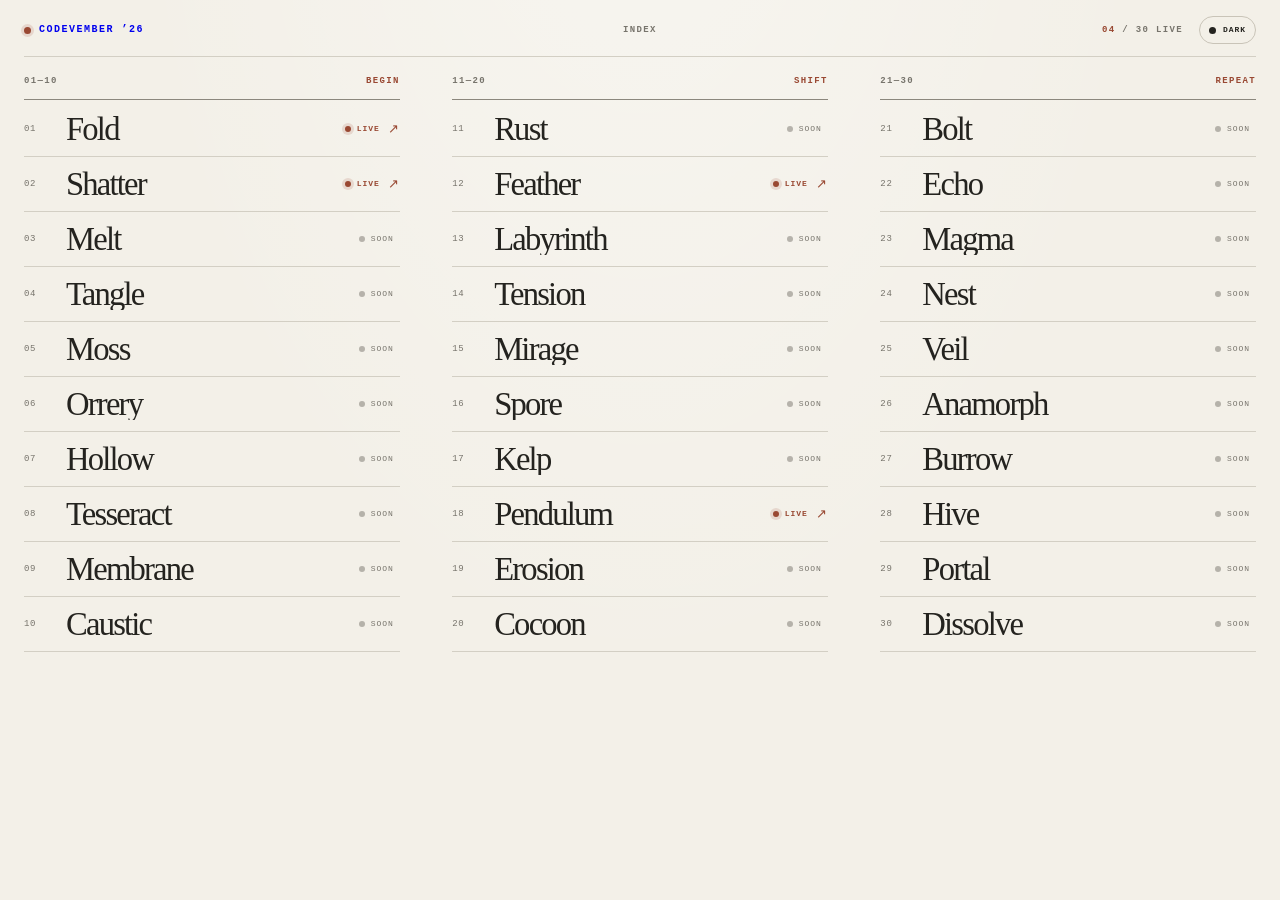
<file: index.html>
<!doctype html>
<html lang="en">
<head>
  <meta charset="utf-8">
  <meta name="viewport" content="width=device-width, initial-scale=1">
  <meta name="theme-color" content="#f3f0e8">
  <meta name="description" content="Thirty daily Codevember prompts, with live studies from November 2026.">
  <title>Codevember 2026 — Prompt Index</title>
  <style>
    :root {
      color-scheme: light;
      --bg: #f3f0e8;
      --ink: #24231f;
      --muted: #77746c;
      --rule: #d3cfc4;
      --rule-strong: #8b877d;
      --accent: #994832;
      --accent-soft: rgba(153, 72, 50, .15);
      --preview-bg: #e4dfd4;
      --toggle-bg: transparent;
      --toggle-border: #c9c4b8;
      --sans: Arial, Helvetica, sans-serif;
      --serif: Georgia, "Times New Roman", serif;
      font-family: var(--sans);
      color: var(--ink);
      background: var(--bg);
      font-synthesis: none;
      text-rendering: optimizeLegibility;
      -webkit-font-smoothing: antialiased;
      -moz-osx-font-smoothing: grayscale;
    }

    :root[data-theme="dark"] {
      color-scheme: dark;
      --bg: #100f0f;
      --ink: #e8ece6;
      --muted: #a6b0a7;
      --rule: #414d45;
      --rule-strong: #68756a;
      --accent: #eb9275;
      --accent-soft: rgba(235, 146, 117, .2);
      --preview-bg: #27322c;
      --toggle-bg: #27312b;
      --toggle-border: #4b584e;
    }

    * { box-sizing: border-box; }
    html, body { min-width: 320px; min-height: 100%; margin: 0; }
    body {
      min-height: 100vh;
      padding: 16px 24px 24px;
      overflow-x: hidden;
      background:
        radial-gradient(ellipse at 50% -28%, rgba(255,255,255,.38), transparent 58%),
        var(--bg);
      color: var(--ink);
      transition: background-color .3s ease, color .3s ease;
    }
    :root[data-theme="dark"] body {
      background:
        radial-gradient(ellipse at 50% -28%, rgba(110,133,115,.12), transparent 58%),
        var(--bg);
    }

    .page { width: 100%; margin: 0 auto; }
    .masthead {
      display: grid;
      grid-template-columns: 1fr auto 1fr;
      align-items: center;
      min-height: 34px;
      margin-bottom: 16px;
      padding-bottom: 12px;
      border-bottom: 1px solid var(--rule);
      animation: appear .5s both;
    }
    .brand, .masthead-center, .live-total, .theme-toggle, .column-range, .column-action,
    .row-number, .row-state {
      font-family: "Courier New", Courier, monospace;
      font-size: 10px;
      font-weight: 700;
      letter-spacing: .15em;
      line-height: 1.2;
      text-transform: uppercase;
    }
    .brand {
      display: inline-flex;
      align-items: center;
      gap: 8px;
      width: max-content;
      text-decoration: none;
    }
    .brand-mark {
      width: 7px;
      height: 7px;
      border-radius: 50%;
      background: var(--accent);
      box-shadow: 0 0 0 3px var(--accent-soft);
    }
    .masthead-center { color: var(--muted); font-size: 9px; }
    .masthead-end {
      display: flex;
      align-items: center;
      justify-self: end;
      gap: 16px;
    }
    .live-total { color: var(--muted); font-size: 9px; white-space: nowrap; }
    .live-total strong { color: var(--accent); font-weight: 700; }
    .theme-toggle {
      display: inline-flex;
      align-items: center;
      gap: 7px;
      min-height: 28px;
      padding: 0 9px;
      border: 1px solid var(--toggle-border);
      border-radius: 999px;
      background: var(--toggle-bg);
      color: var(--ink);
      font-size: 8px;
      letter-spacing: .12em;
      cursor: pointer;
      transition: background-color .25s ease, border-color .25s ease, color .25s ease;
    }
    .theme-toggle:hover { border-color: var(--accent); color: var(--accent); }
    .theme-toggle:focus-visible, a:focus-visible { outline: 2px solid var(--accent); outline-offset: 3px; }
    .theme-icon { width: 7px; height: 7px; border-radius: 50%; background: currentColor; }

    .columns {
      display: grid;
      grid-template-columns: repeat(3, minmax(0, 1fr));
      gap: clamp(28px, 4.1vw, 78px);
    }
    .column { min-width: 0; }
    .column-heading {
      display: flex;
      align-items: center;
      justify-content: space-between;
      min-height: 27px;
      margin: 0 0 2px;
      padding: 0 0 9px;
      border-bottom: 1px solid var(--rule-strong);
      animation: appear .55s both;
    }
    .column-range, .column-action { color: var(--muted); font-size: 9px; }
    .column-action { color: var(--accent); }

    .row {
      position: relative;
      display: grid;
      grid-template-columns: 32px minmax(0, 1fr) auto;
      min-height: 55px;
      align-items: center;
      gap: 10px;
      border-bottom: 1px solid var(--rule);
      color: var(--ink);
      text-decoration: none;
      animation: row-in .45s both;
      animation-delay: var(--delay, 0ms);
    }
    .row::after {
      position: absolute;
      right: 0;
      bottom: -1px;
      left: 0;
      height: 1px;
      background: var(--accent);
      content: "";
      transform: scaleX(0);
      transform-origin: left;
      transition: transform .3s cubic-bezier(.2,.7,.2,1);
    }
    .row-number {
      color: var(--muted);
      font-size: 9px;
      font-weight: 400;
      letter-spacing: .08em;
      font-variant-numeric: tabular-nums;
      transition: color .25s ease;
    }
    .row-title {
      overflow: hidden;
      font-family: var(--serif);
      font-size: clamp(25px, 2.55vw, 37px);
      font-weight: 400;
      letter-spacing: -.055em;
      line-height: 1;
      text-overflow: ellipsis;
      white-space: nowrap;
      transition: color .25s ease, transform .25s ease;
    }
    .row-state {
      display: inline-flex;
      align-items: center;
      gap: 6px;
      color: var(--muted);
      font-size: 8px;
      font-weight: 400;
      letter-spacing: .12em;
      white-space: nowrap;
      transition: color .25s ease;
    }
    .state-dot {
      width: 6px;
      height: 6px;
      border-radius: 50%;
      background: currentColor;
      opacity: .5;
    }
    .row--live .row-state { color: var(--accent); font-weight: 700; }
    .row--live .state-dot { opacity: 1; box-shadow: 0 0 0 3px var(--accent-soft); }
    .row-arrow {
      display: inline-block;
      margin-left: 2px;
      font-family: var(--sans);
      font-size: 13px;
      line-height: .8;
      transition: transform .25s ease;
    }
    .row--live:hover .row-title, .row--live:focus-visible .row-title {
      color: var(--accent);
      transform: translateX(6px);
    }
    .row--live:hover .row-number, .row--live:focus-visible .row-number { color: var(--accent); }
    .row--live:hover::after, .row--live:focus-visible::after { transform: scaleX(1); }
    .row--live:hover .row-arrow, .row--live:focus-visible .row-arrow { transform: translate(2px, -2px); }
    .row--soon { cursor: default; }
    .row--soon .row-state { font-size: 8px; }
    .row--soon .row-state::after {
      content: "";
      width: 0;
      transition: width .25s ease;
    }

    .scene-preview {
      position: fixed;
      z-index: 20;
      top: 0;
      left: 0;
      width: min(360px, calc(100vw - 32px));
      aspect-ratio: 1.48;
      overflow: hidden;
      border: 1px solid var(--rule-strong);
      background: var(--preview-bg);
      box-shadow: 0 16px 48px rgba(13, 20, 15, .22);
      opacity: 0;
      pointer-events: none;
      transform: translate(var(--x, -500px), var(--y, -500px)) scale(.96);
      transform-origin: top left;
      transition: opacity .18s ease, transform .22s cubic-bezier(.2,.7,.2,1), background-color .25s ease;
    }
    .scene-preview[data-visible="true"] {
      opacity: 1;
      transform: translate(var(--x, 0), var(--y, 0)) scale(1);
    }
    .preview-media, .preview-media img, .preview-media iframe {
      display: block;
      width: 100%;
      height: 100%;
      border: 0;
    }
    .preview-media img { object-fit: cover; }
    .preview-media iframe { background: var(--preview-bg); }
    .scene-preview[data-scene="pendulum"] {
      width: min(420px, calc(100vw - 32px));
      aspect-ratio: 1.48;
      background: #171621;
    }

    @keyframes appear {
      from { opacity: 0; transform: translateY(6px); }
      to { opacity: 1; transform: translateY(0); }
    }
    @keyframes row-in {
      from { opacity: 0; transform: translateY(8px); }
      to { opacity: 1; transform: translateY(0); }
    }

    @media (max-width: 920px) {
      .columns { grid-template-columns: repeat(2, minmax(0, 1fr)); gap: 28px 34px; }
      .row-title { font-size: clamp(26px, 4vw, 36px); }
    }
    @media (max-width: 620px) {
      body { padding: 12px 16px 20px; }
      .masthead { grid-template-columns: 1fr auto; margin-bottom: 12px; }
      .masthead-center { display: none; }
      .masthead-end { gap: 10px; }
      .columns { grid-template-columns: 1fr; gap: 22px; }
      .row { min-height: 53px; grid-template-columns: 34px minmax(0, 1fr) auto; }
      .row-title { font-size: clamp(26px, 8vw, 34px); }
      .scene-preview { display: none; }
    }
    @media (prefers-reduced-motion: reduce) {
      *, *::before, *::after {
        scroll-behavior: auto !important;
        animation-duration: .01ms !important;
        animation-iteration-count: 1 !important;
        transition-duration: .01ms !important;
      }
    }
  </style>
</head>
<body>
  <div class="page">
    <header class="masthead">
      <a class="brand" href="./" aria-label="Codevember 2026 prompt index">
        <span class="brand-mark" aria-hidden="true"></span>
        <span>CODEVEMBER ’26</span>
      </a>
      <span class="masthead-center">INDEX</span>
      <div class="masthead-end">
        <span class="live-total"><strong data-live-total>04</strong> / 30 LIVE</span>
        <button class="theme-toggle" type="button" aria-label="Switch to dark mode" aria-pressed="false">
          <span class="theme-icon" aria-hidden="true"></span>
          <span class="theme-label">DARK</span>
        </button>
      </div>
    </header>

    <main class="columns" aria-label="Codevember prompt index">
      <section class="column" aria-label="Days 1 through 10">
        <h2 class="column-heading"><span class="column-range">01—10</span><span class="column-action">BEGIN</span></h2>
        <a class="row row--live" style="--delay:20ms" href="./01/index.html" data-preview="01/fold_preview.png" data-title="Fold" aria-label="Open day 1: Fold">
          <span class="row-number">01</span><span class="row-title">Fold</span><span class="row-state"><i class="state-dot"></i>LIVE <span class="row-arrow">↗</span></span>
        </a>
        <a class="row row--live" style="--delay:55ms" href="./02/index.html" data-preview="02/shatter-preview.png" data-title="Shatter" aria-label="Open day 2: Shatter">
          <span class="row-number">02</span><span class="row-title">Shatter</span><span class="row-state"><i class="state-dot"></i>LIVE <span class="row-arrow">↗</span></span>
        </a>
        <div class="row row--soon" style="--delay:90ms"><span class="row-number">03</span><span class="row-title">Melt</span><span class="row-state"><i class="state-dot"></i>SOON</span></div>
        <div class="row row--soon" style="--delay:125ms"><span class="row-number">04</span><span class="row-title">Tangle</span><span class="row-state"><i class="state-dot"></i>SOON</span></div>
        <div class="row row--soon" style="--delay:160ms"><span class="row-number">05</span><span class="row-title">Moss</span><span class="row-state"><i class="state-dot"></i>SOON</span></div>
        <div class="row row--soon" style="--delay:195ms"><span class="row-number">06</span><span class="row-title">Orrery</span><span class="row-state"><i class="state-dot"></i>SOON</span></div>
        <div class="row row--soon" style="--delay:230ms"><span class="row-number">07</span><span class="row-title">Hollow</span><span class="row-state"><i class="state-dot"></i>SOON</span></div>
        <div class="row row--soon" style="--delay:265ms"><span class="row-number">08</span><span class="row-title">Tesseract</span><span class="row-state"><i class="state-dot"></i>SOON</span></div>
        <div class="row row--soon" style="--delay:300ms"><span class="row-number">09</span><span class="row-title">Membrane</span><span class="row-state"><i class="state-dot"></i>SOON</span></div>
        <div class="row row--soon" style="--delay:335ms"><span class="row-number">10</span><span class="row-title">Caustic</span><span class="row-state"><i class="state-dot"></i>SOON</span></div>
      </section>

      <section class="column" aria-label="Days 11 through 20">
        <h2 class="column-heading"><span class="column-range">11—20</span><span class="column-action">SHIFT</span></h2>
        <div class="row row--soon"><span class="row-number">11</span><span class="row-title">Rust</span><span class="row-state"><i class="state-dot"></i>SOON</span></div>
        <a class="row row--live" href="./12/index.html" data-preview="12/peacock-open.png" data-title="Feather" aria-label="Open day 12: Feather">
          <span class="row-number">12</span><span class="row-title">Feather</span><span class="row-state"><i class="state-dot"></i>LIVE <span class="row-arrow">↗</span></span>
        </a>
        <div class="row row--soon"><span class="row-number">13</span><span class="row-title">Labyrinth</span><span class="row-state"><i class="state-dot"></i>SOON</span></div>
        <div class="row row--soon"><span class="row-number">14</span><span class="row-title">Tension</span><span class="row-state"><i class="state-dot"></i>SOON</span></div>
        <div class="row row--soon"><span class="row-number">15</span><span class="row-title">Mirage</span><span class="row-state"><i class="state-dot"></i>SOON</span></div>
        <div class="row row--soon"><span class="row-number">16</span><span class="row-title">Spore</span><span class="row-state"><i class="state-dot"></i>SOON</span></div>
        <div class="row row--soon"><span class="row-number">17</span><span class="row-title">Kelp</span><span class="row-state"><i class="state-dot"></i>SOON</span></div>
        <a class="row row--live" href="./18/index.html" data-preview-scene="./18/index.html" data-title="Pendulum" aria-label="Open day 18: Pendulum">
          <span class="row-number">18</span><span class="row-title">Pendulum</span><span class="row-state"><i class="state-dot"></i>LIVE <span class="row-arrow">↗</span></span>
        </a>
        <div class="row row--soon"><span class="row-number">19</span><span class="row-title">Erosion</span><span class="row-state"><i class="state-dot"></i>SOON</span></div>
        <div class="row row--soon"><span class="row-number">20</span><span class="row-title">Cocoon</span><span class="row-state"><i class="state-dot"></i>SOON</span></div>
      </section>

      <section class="column" aria-label="Days 21 through 30">
        <h2 class="column-heading"><span class="column-range">21—30</span><span class="column-action">REPEAT</span></h2>
        <div class="row row--soon"><span class="row-number">21</span><span class="row-title">Bolt</span><span class="row-state"><i class="state-dot"></i>SOON</span></div>
        <div class="row row--soon"><span class="row-number">22</span><span class="row-title">Echo</span><span class="row-state"><i class="state-dot"></i>SOON</span></div>
        <div class="row row--soon"><span class="row-number">23</span><span class="row-title">Magma</span><span class="row-state"><i class="state-dot"></i>SOON</span></div>
        <div class="row row--soon"><span class="row-number">24</span><span class="row-title">Nest</span><span class="row-state"><i class="state-dot"></i>SOON</span></div>
        <div class="row row--soon"><span class="row-number">25</span><span class="row-title">Veil</span><span class="row-state"><i class="state-dot"></i>SOON</span></div>
        <div class="row row--soon"><span class="row-number">26</span><span class="row-title">Anamorph</span><span class="row-state"><i class="state-dot"></i>SOON</span></div>
        <div class="row row--soon"><span class="row-number">27</span><span class="row-title">Burrow</span><span class="row-state"><i class="state-dot"></i>SOON</span></div>
        <div class="row row--soon"><span class="row-number">28</span><span class="row-title">Hive</span><span class="row-state"><i class="state-dot"></i>SOON</span></div>
        <div class="row row--soon"><span class="row-number">29</span><span class="row-title">Portal</span><span class="row-state"><i class="state-dot"></i>SOON</span></div>
        <div class="row row--soon"><span class="row-number">30</span><span class="row-title">Dissolve</span><span class="row-state"><i class="state-dot"></i>SOON</span></div>
      </section>
    </main>
  </div>

  <div class="scene-preview" data-visible="false" aria-hidden="true">
    <div class="preview-media"></div>
  </div>

  <script>
    const root = document.documentElement;
    const themeButton = document.querySelector(".theme-toggle");
    const themeLabel = document.querySelector(".theme-label");
    const preview = document.querySelector(".scene-preview");
    const previewMedia = document.querySelector(".preview-media");
    const liveRows = document.querySelectorAll(".row--live");
    const liveTotal = document.querySelector("[data-live-total]");
    const liveCount = liveRows.length;
    let activeRow = null;

    liveTotal.textContent = String(liveCount).padStart(2, "0");

    try {
      if (localStorage.getItem("codevember-theme") === "dark") root.dataset.theme = "dark";
    } catch (_) {}

    function updateThemeButton() {
      const isDark = root.dataset.theme === "dark";
      themeButton.setAttribute("aria-pressed", String(isDark));
      themeButton.setAttribute("aria-label", "Switch to " + (isDark ? "light" : "dark") + " mode");
      themeLabel.textContent = isDark ? "LIGHT" : "DARK";
    }
    updateThemeButton();

    themeButton.addEventListener("click", () => {
      const theme = root.dataset.theme === "dark" ? "light" : "dark";
      root.dataset.theme = theme;
      try { localStorage.setItem("codevember-theme", theme); } catch (_) {}
      updateThemeButton();
    });

    function placePreview(row, event) {
      const box = preview.getBoundingClientRect();
      const width = box.width || Math.min(360, window.innerWidth - 32);
      const height = preview.getBoundingClientRect().height || width / 1.48;
      const rect = row.getBoundingClientRect();
      const pointerX = event && Number.isFinite(event.clientX) ? event.clientX : rect.right;
      const pointerY = event && Number.isFinite(event.clientY) ? event.clientY : rect.top + rect.height / 2;
      let left = pointerX + 24;
      if (left + width > window.innerWidth - 16) left = pointerX - width - 24;
      left = Math.max(16, Math.min(left, window.innerWidth - width - 16));
      const top = Math.max(16, Math.min(pointerY - height / 2, window.innerHeight - height - 16));
      preview.style.setProperty("--x", left + "px");
      preview.style.setProperty("--y", top + "px");
    }

    function showPreview(row, event) {
      if (window.matchMedia("(hover: none)").matches || window.innerWidth <= 620) return;
      const source = row.dataset.preview || row.dataset.previewScene;
      if (!source) return;

      if (activeRow !== row) {
        activeRow = row;
        previewMedia.replaceChildren();
        if (row.dataset.previewScene) {
          const frame = document.createElement("iframe");
          const previewUrl = new URL(row.dataset.previewScene, window.location.href);
          previewUrl.searchParams.set("preview", "glass-grab-14");
          frame.src = previewUrl.href;
          frame.title = row.dataset.title + " scene preview";
          frame.loading = "eager";
          frame.tabIndex = -1;
          frame.setAttribute("sandbox", "allow-scripts allow-same-origin");
          frame.addEventListener("load", () => {
            try {
              const previewDocument = frame.contentDocument;
              previewDocument.querySelectorAll("#previous-scene, #next-scene").forEach((button) => button.remove());
              if (row.dataset.title === "Pendulum") {
                const previewStyle = previewDocument.createElement("style");
                previewStyle.textContent = "html, body { overflow: hidden !important; background: #d6d3cd !important; } .cv-top, .cv-title, .cv-hud, .fig, .site-meta, .site-copy, .interaction, .scene-controls, #scene-error { display: none !important; } #scene { opacity: 1 !important; }";
                previewDocument.head.appendChild(previewStyle);
              }
            } catch (_) {}
          });
          previewMedia.appendChild(frame);
        } else {
          const image = document.createElement("img");
          image.src = row.dataset.preview;
          image.alt = row.dataset.title + " scene preview";
          image.decoding = "async";
          previewMedia.appendChild(image);
        }
      }

      preview.dataset.scene = row.dataset.previewScene ? "pendulum" : "";
      placePreview(row, event);
      preview.dataset.visible = "true";
    }

    function hidePreview(row) {
      if (activeRow !== row) return;
      preview.dataset.visible = "false";
      preview.dataset.scene = "";
      activeRow = null;
      window.setTimeout(() => {
        if (activeRow === null) previewMedia.replaceChildren();
      }, 220);
    }

    liveRows.forEach((row) => {
      row.addEventListener("pointerenter", (event) => showPreview(row, event));
      row.addEventListener("pointermove", (event) => {
        if (activeRow === row) placePreview(row, event);
      });
      row.addEventListener("pointerleave", () => hidePreview(row));
      row.addEventListener("focus", () => showPreview(row));
      row.addEventListener("blur", () => hidePreview(row));
    });

    window.addEventListener("resize", () => {
      if (activeRow) placePreview(activeRow);
      else preview.dataset.visible = "false";
    });
    window.addEventListener("scroll", () => {
      if (activeRow) placePreview(activeRow);
    }, { passive: true });
  </script>
</body>
</html>
</file>
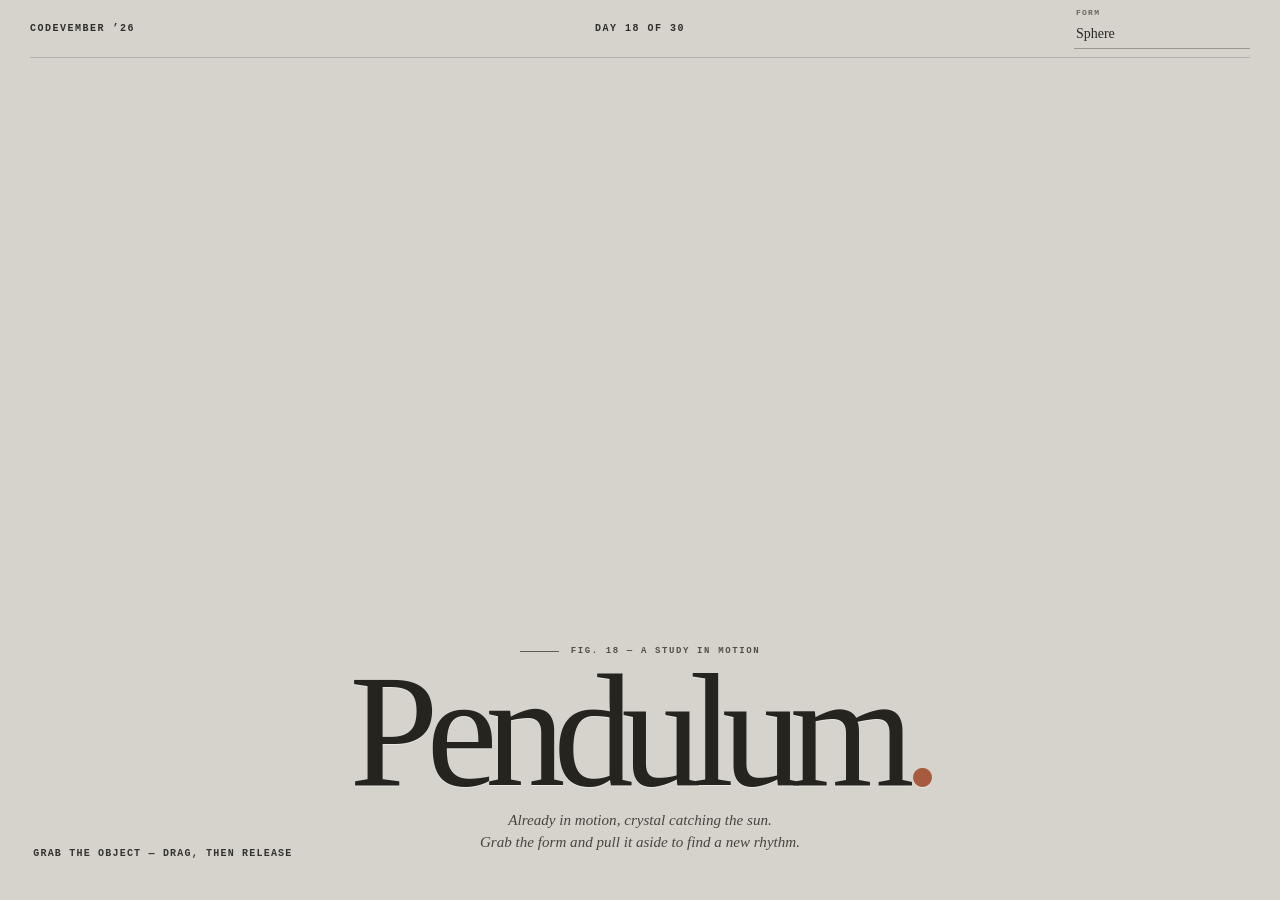
<file: 18/index.html>
<!doctype html>
<html lang="en">
<head>
  <meta charset="utf-8">
  <meta name="viewport" content="width=device-width, initial-scale=1, viewport-fit=cover">
  <meta name="theme-color" content="#d6d3cd">
  <meta name="description" content="A sunlit crystal pendulum study. Choose a form, then grab the object itself to change its swing.">
  <title>18 — Pendulum</title>
  <link rel="stylesheet" href="styles.css?v=glass-grab-14">
</head>
<body>
  <canvas id="scene" tabindex="0" aria-label="A refractive crystal form already swings as a pendulum. Grab the object itself to change its motion."></canvas>
  <header class="site-meta">
    <a class="brand" href="../index.html">CODEVEMBER ’26</a>
    <span class="day">DAY 18 OF 30</span>
    <div class="scene-controls" aria-label="Pendulum appearance">
      <label class="control-field" for="form-select">
        <span>FORM</span>
        <select id="form-select">
          <option value="sphere" selected>Sphere</option>
          <option value="skull">Skull</option>
          <option value="diamond">Diamond</option>
          <option value="donut">Donut</option>
          <option value="duck">Duck</option>
          <option value="hand">Hand</option>
          <option value="astronaut">Astronaut</option>
        </select>
      </label>
    </div>
  </header>
  <main class="site-copy">
    <p class="figure-label"><span></span> FIG. 18 — A STUDY IN MOTION</p>
    <h1 id="wall-title">Pendulum<span>.</span></h1>
    <p class="caption">Already in motion, crystal catching the sun.<br>Grab the form and pull it aside to find a new rhythm.</p>
  </main>
  <aside class="interaction">
    <p class="drag-hint">GRAB THE OBJECT — DRAG, THEN RELEASE</p>
  </aside>
  <p id="scene-error" role="status" hidden>The pendulum scene could not start. Open this page from a local web server.</p>
  <script type="module" src="app.js?v=glass-grab-14"></script>
</body>
</html>
</file>
<file: 18/styles.css>
* { box-sizing: border-box; }
html, body { width: 100%; height: 100%; min-width: 320px; margin: 0; overflow: hidden; background: #d6d3cd; }
body { position: relative; color: #272621; }
#scene { position: fixed; inset: 0; z-index: 0; display: block; width: 100%; height: 100%; outline: none; touch-action: none; }
.site-meta, .site-copy, .interaction { position: fixed; z-index: 2; pointer-events: none; }
.site-meta { top: 0; left: 2.35vw; right: 2.35vw; min-height: 58px; display: grid; grid-template-columns: 1fr 1fr 1fr; align-items: center; border-bottom: 1px solid rgba(42, 40, 35, .2); color: #302e29; }
.brand, .day { color: inherit; font: 600 10px/1 "Courier New", monospace; letter-spacing: .15em; text-decoration: none; text-transform: uppercase; white-space: nowrap; }
.brand { pointer-events: auto; width: fit-content; }
.day { text-align: center; }
.scene-controls { display: flex; justify-content: flex-end; gap: 16px; align-items: center; pointer-events: auto; }
.control-field { display: grid; gap: 5px; width: 176px; }
.control-field span { padding-left: 2px; color: #68645e; font: 600 8px/1 "Courier New", monospace; letter-spacing: .16em; }
.control-field select { width: 100%; height: 27px; appearance: none; border: 0; border-bottom: 1px solid rgba(52, 49, 43, .36); border-radius: 0; padding: 0 20px 2px 2px; color: #292823; background: transparent; font: 14px/1.1 Georgia, "Times New Roman", serif; cursor: pointer; outline: none; }
.control-field select:focus-visible { border-bottom-color: #ad6445; }
.control-field select option { color: #292823; background: #f2f0eb; }
.site-copy { left: 50%; bottom: 5.2vh; width: min(94vw, 980px); transform: translateX(-50%); color: #25241f; text-align: center; }
.figure-label { display: flex; align-items: center; justify-content: center; gap: 12px; margin: 0 0 13px; color: #554f47; font: 600 9px/1 "Courier New", monospace; letter-spacing: .18em; }
.figure-label span { width: 39px; height: 1px; background: #625b53; }
#wall-title { margin: 0; color: #25241f; font-family: Georgia, "Times New Roman", serif; font-size: clamp(5.2rem, 12.5vw, 178px); font-weight: 500; line-height: .78; letter-spacing: -.075em; text-shadow: 0 1px 0 rgba(255,255,255,.42); }
#wall-title span { color: #a65b3e; }
.caption { max-width: 460px; margin: 17px auto 0; color: #48443e; font: italic clamp(14px, 1.18vw, 17px)/1.42 Georgia, "Times New Roman", serif; }
.interaction { left: 2.6vw; bottom: 4.4vh; display: grid; justify-items: start; }
.drag-hint { margin: 0; color: #36342e; font: 600 10px/1.2 "Courier New", monospace; letter-spacing: .12em; }
#scene-error { position: fixed; z-index: 5; left: 50%; top: 50%; transform: translate(-50%, -50%); padding: 14px 18px; color: #272621; background: #f2f0eb; font: 14px/1.4 Georgia, serif; }
@media (max-width: 760px) {
  .site-meta { left: 5vw; right: 5vw; min-height: 48px; grid-template-columns: 1fr 1fr; }
  .day { text-align: right; }
  .scene-controls { position: fixed; top: 59px; left: 5vw; right: 5vw; justify-content: flex-start; }
  .control-field { width: min(47vw, 176px); }
  .site-copy { left: 50%; bottom: 12vh; width: 90vw; }
  #wall-title { font-size: clamp(4rem, 17vw, 7.8rem); }
  .caption { margin-top: 14px; font-size: 14px; }
  .interaction { left: 5vw; bottom: 3.5vh; display: flex; align-items: center; }
  .drag-hint { font-size: 8px; }
}
@media (max-width: 420px) {
  .scene-controls { gap: 14px; }
  .control-field { width: calc(52vw - 20px); }
  .site-copy { bottom: 13vh; width: 92vw; }
}
</file>
